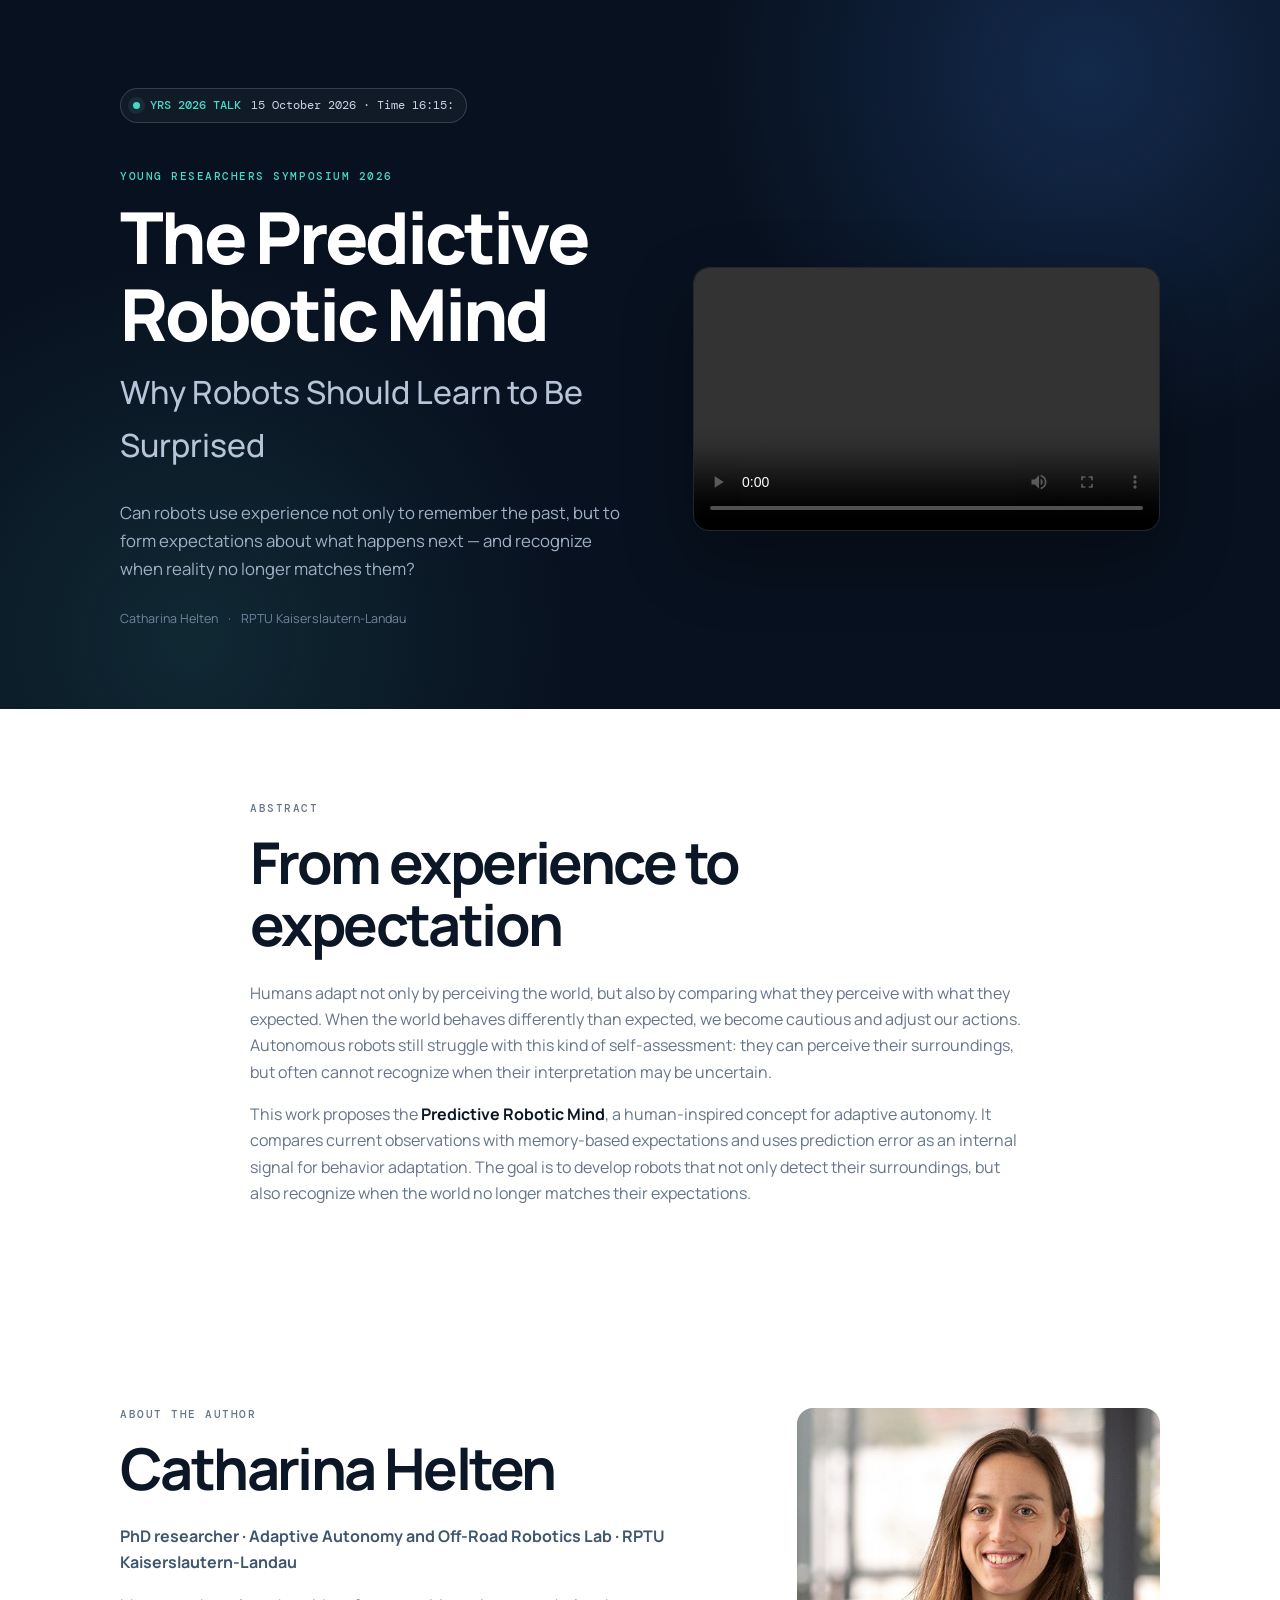
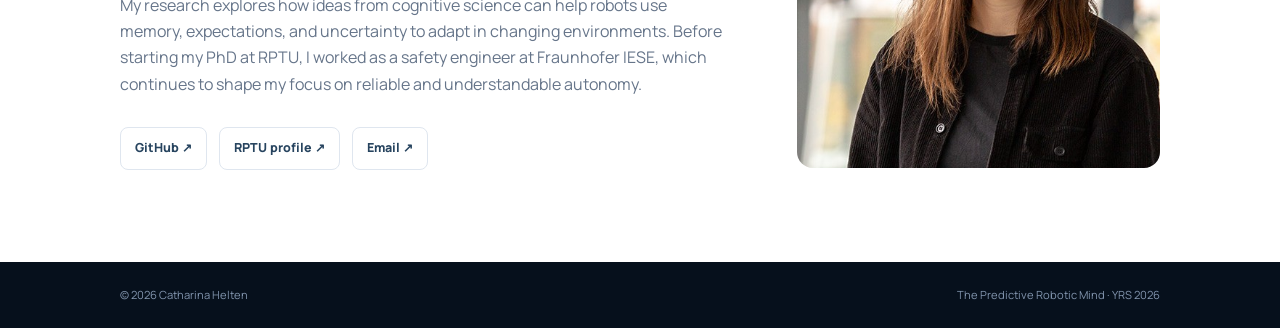
<file: index.html>
<!doctype html>
<html lang="en">
<head>
  <meta charset="utf-8">
  <meta name="viewport" content="width=device-width, initial-scale=1">
  <meta name="description" content="The Predictive Robotic Mind — Young Researchers Symposium 2026">
  <meta name="theme-color" content="#08111f">
  <title>The Predictive Robotic Mind | YRS 2026</title>
  <link rel="stylesheet" href="styles.css">
</head>
<body>
  <main>

    <section class="hero">
      <div class="container">
        <div class="talk-badge">
          <span class="dot"></span>
          <strong>YRS 2026 TALK</strong>
          <span>15 October 2026 · Time 16:15: </span>
        </div>

        <div class="hero-grid">
          <div class="hero-copy">
            <p class="eyebrow">Young Researchers Symposium 2026</p>
            <h1>The Predictive Robotic Mind</h1>
            <p class="subtitle">Why Robots Should Learn to Be Surprised</p>

            <p class="hero-text">
              Can robots use experience not only to remember the past, but to form expectations about what happens next — and recognize when reality no longer matches them?
            </p>

            <div class="hero-meta">
              <span>Catharina Helten</span>
              <span>·</span>
              <span>RPTU Kaiserslautern-Landau</span>
            </div>
          </div>

          <div class="hero-video">
            <!-- Replace demo.mp4 with your final Go2 demo video -->
            <video controls playsinline preload="metadata">
              <source src="demo.mp4" type="video/mp4">
              Your browser does not support the video tag.
            </video>
          </div>
        </div>
      </div>
    </section>

    <section class="section">
      <div class="container narrow">
        <p class="section-kicker">Abstract</p>
        <h2>From experience to expectation</h2>
        <p>
          Humans adapt not only by perceiving the world, but also by comparing what they perceive with what they expected. When the world behaves differently than expected, we become cautious and adjust our actions. Autonomous robots still struggle with this kind of self-assessment: they can perceive their surroundings, but often cannot recognize when their interpretation may be uncertain.
        </p>
        <p>
          This work proposes the <strong>Predictive Robotic Mind</strong>, a human-inspired concept for adaptive autonomy. It compares current observations with memory-based expectations and uses prediction error as an internal signal for behavior adaptation. The goal is to develop robots that not only detect their surroundings, but also recognize when the world no longer matches their expectations.
        </p>
      </div>
    </section>

    <section class="section">
      <div class="container author-grid">
        <div>
          <p class="section-kicker">About the author</p>
          <h2>Catharina Helten</h2>
          <p class="author-role">PhD researcher · Adaptive Autonomy and Off-Road Robotics Lab · RPTU Kaiserslautern-Landau</p>
          <p>
            My research explores how ideas from cognitive science can help robots use memory, expectations, and uncertainty to adapt in changing environments. Before starting my PhD at RPTU, I worked as a safety engineer at Fraunhofer IESE, which continues to shape my focus on reliable and understandable autonomy.
          </p>
          <div class="links">
            <a href="https://github.com/CatharinaHelt" target="_blank" rel="noreferrer">GitHub ↗</a>
            <a href="https://aor.cs.rptu.de/m-sc-catharina-helten/" target="_blank" rel="noreferrer">RPTU profile ↗</a>
            <a href="mailto:catharina.helten@cs.rptu.de">Email ↗</a>
          </div>
        </div>

        <div class="photo-frame">
          <img src="catharina.jpeg" alt="Catharina Helten" onerror="this.style.display='none'; this.parentElement.classList.add('photo-missing');">
          <span class="photo-fallback">CH</span>
        </div>
      </div>
    </section>

  </main>

  <footer>
    <div class="container footer-wrap">
      <span>© 2026 Catharina Helten</span>
      <span>The Predictive Robotic Mind · YRS 2026</span>
    </div>
  </footer>
</body>
</html>
</file>
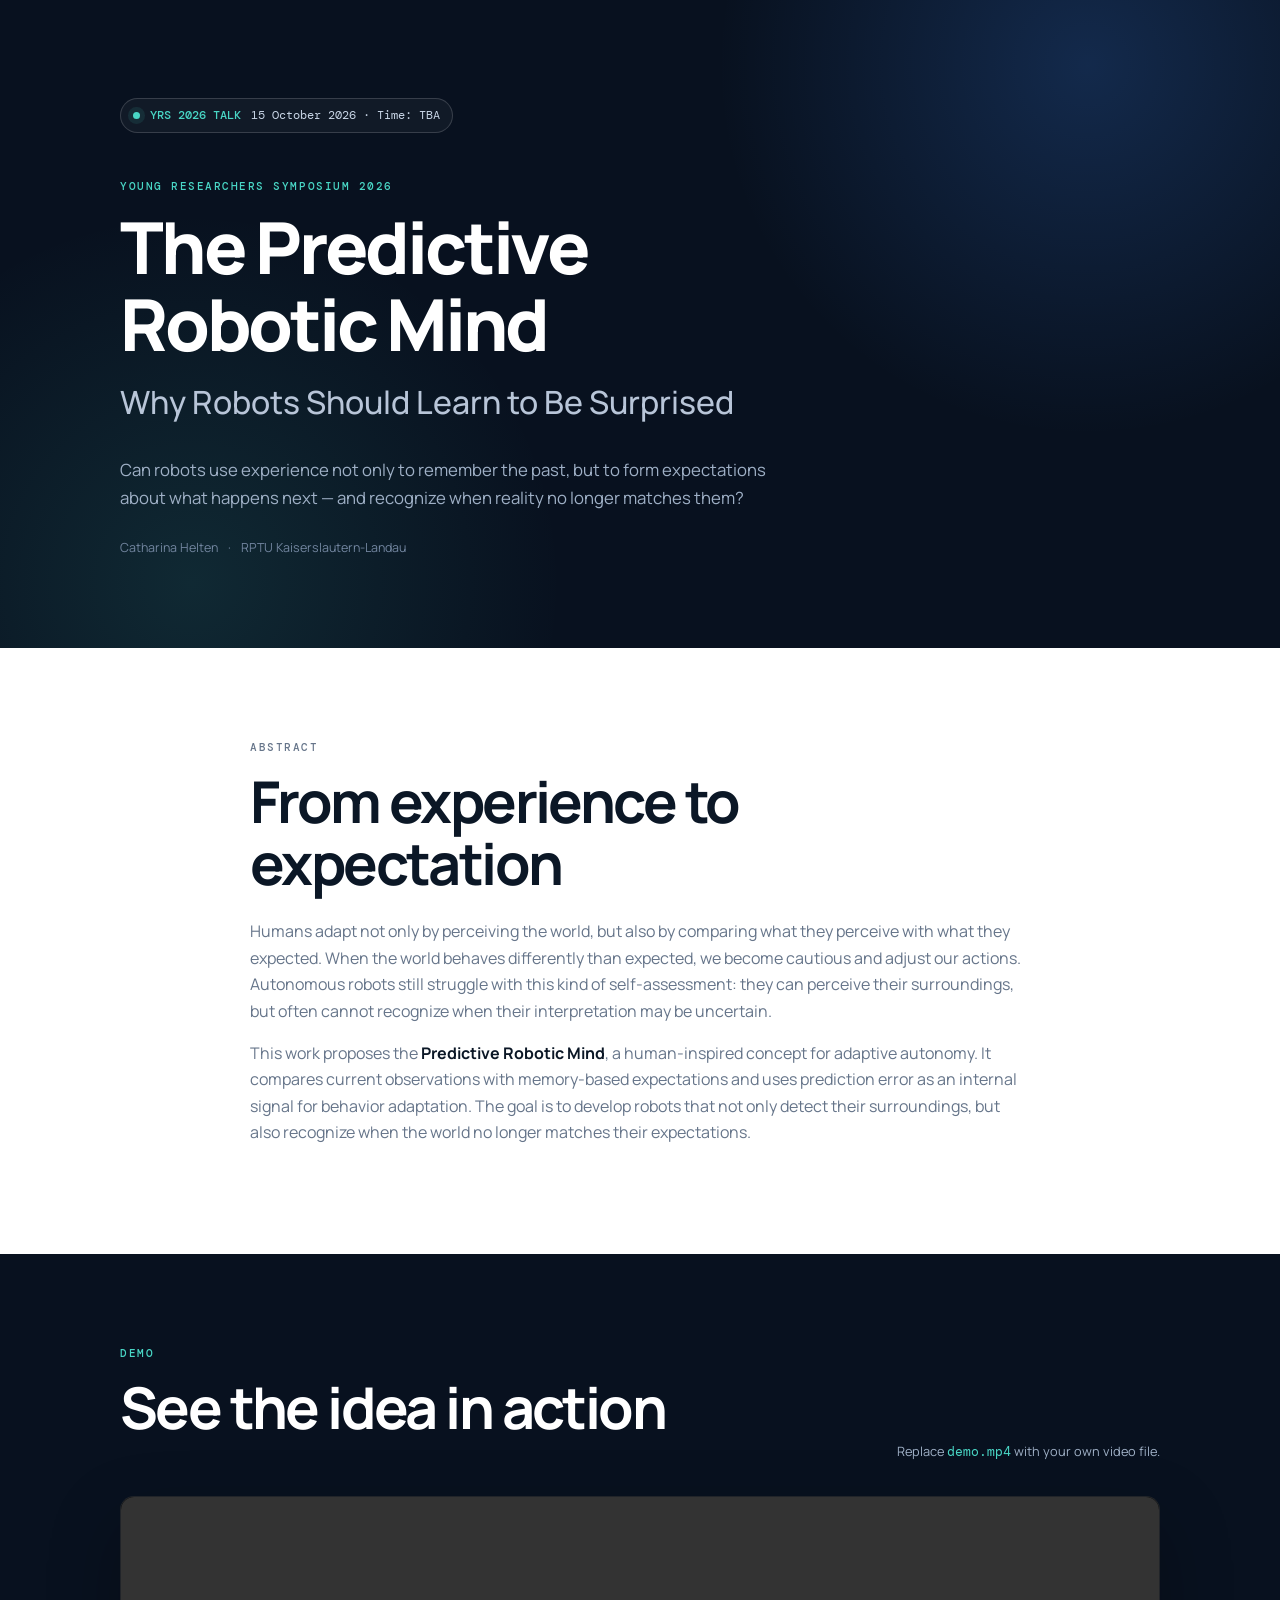
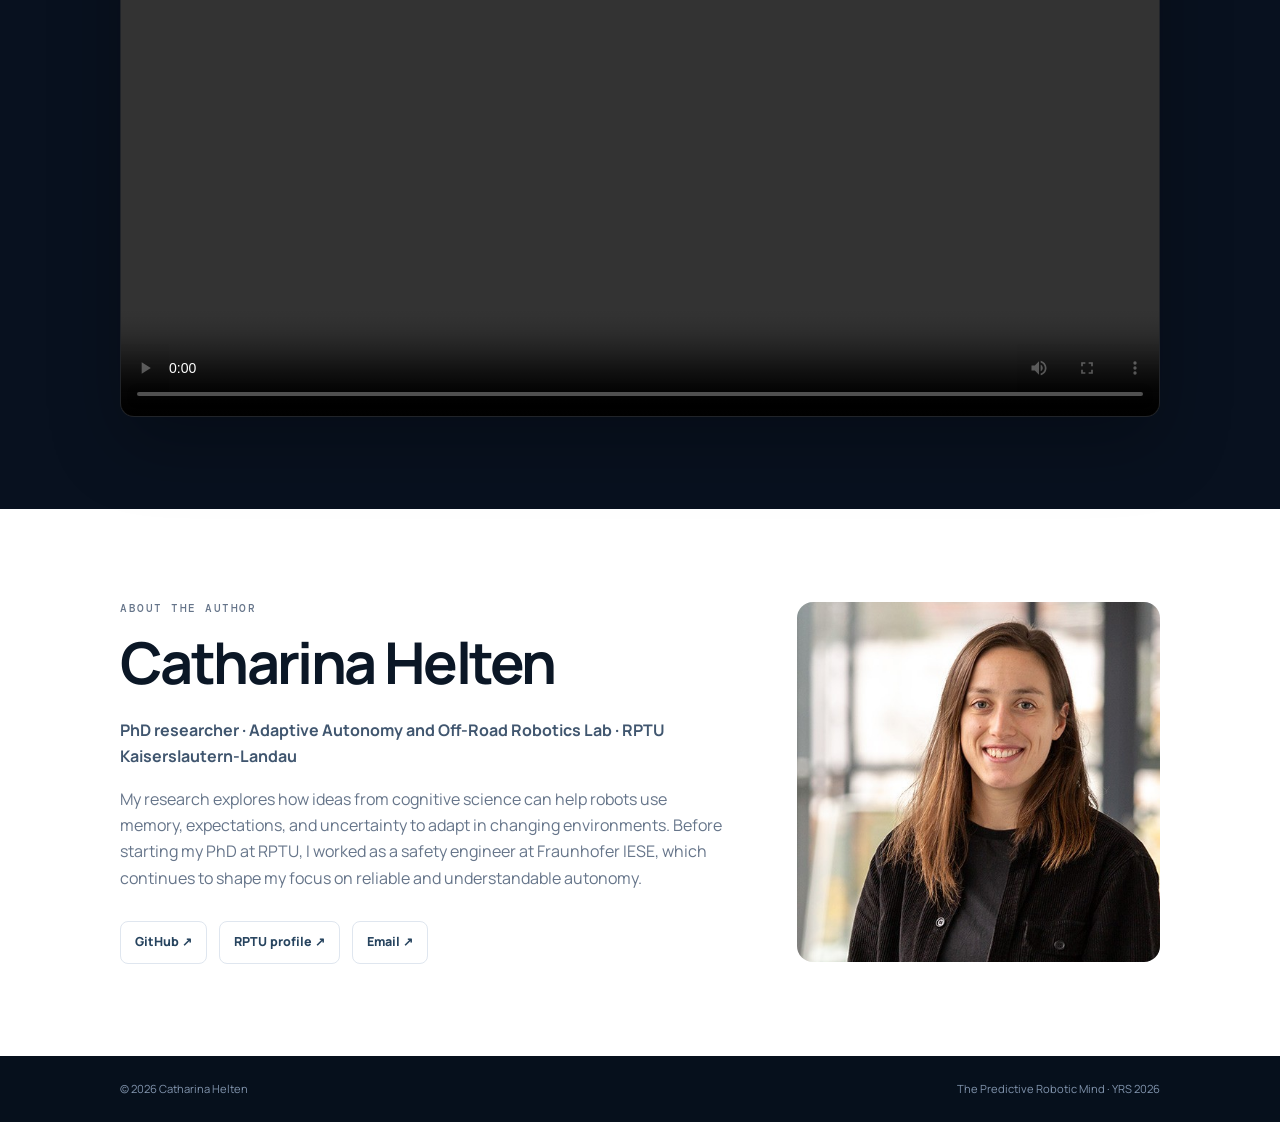
<file: index (1).html>
<!doctype html>
<html lang="en">
<head>
  <meta charset="utf-8">
  <meta name="viewport" content="width=device-width, initial-scale=1">
  <meta name="description" content="The Predictive Robotic Mind — Young Researchers Symposium 2026">
  <meta name="theme-color" content="#08111f">
  <title>The Predictive Robotic Mind | YRS 2026</title>
  <link rel="stylesheet" href="styles.css">
</head>
<body>
  <main>

    <section class="hero">
      <div class="container">
        <div class="talk-badge">
          <span class="dot"></span>
          <strong>YRS 2026 TALK</strong>
          <span>15 October 2026 · Time: TBA</span>
        </div>

        <p class="eyebrow">Young Researchers Symposium 2026</p>
        <h1>The Predictive Robotic Mind</h1>
        <p class="subtitle">Why Robots Should Learn to Be Surprised</p>

        <p class="hero-text">
          Can robots use experience not only to remember the past, but to form expectations about what happens next — and recognize when reality no longer matches them?
        </p>

        <div class="hero-meta">
          <span>Catharina Helten</span>
          <span>·</span>
          <span>RPTU Kaiserslautern-Landau</span>
        </div>
      </div>
    </section>

    <section class="section">
      <div class="container narrow">
        <p class="section-kicker">Abstract</p>
        <h2>From experience to expectation</h2>
        <p>
          Humans adapt not only by perceiving the world, but also by comparing what they perceive with what they expected. When the world behaves differently than expected, we become cautious and adjust our actions. Autonomous robots still struggle with this kind of self-assessment: they can perceive their surroundings, but often cannot recognize when their interpretation may be uncertain.
        </p>
        <p>
          This work proposes the <strong>Predictive Robotic Mind</strong>, a human-inspired concept for adaptive autonomy. It compares current observations with memory-based expectations and uses prediction error as an internal signal for behavior adaptation. The goal is to develop robots that not only detect their surroundings, but also recognize when the world no longer matches their expectations.
        </p>
      </div>
    </section>

    <section class="section section-dark">
      <div class="container">
        <div class="section-heading">
          <div>
            <p class="section-kicker">Demo</p>
            <h2>See the idea in action</h2>
          </div>
          <p class="section-note">Replace <code>demo.mp4</code> with your own video file.</p>
        </div>

        <div class="video-wrap">
          <video controls playsinline preload="metadata">
            <source src="demo.mp4" type="video/mp4">
            Your browser does not support the video tag.
          </video>
        </div>
      </div>
    </section>

    <section class="section">
      <div class="container author-grid">
        <div>
          <p class="section-kicker">About the author</p>
          <h2>Catharina Helten</h2>
          <p class="author-role">PhD researcher · Adaptive Autonomy and Off-Road Robotics Lab · RPTU Kaiserslautern-Landau</p>
          <p>
            My research explores how ideas from cognitive science can help robots use memory, expectations, and uncertainty to adapt in changing environments. Before starting my PhD at RPTU, I worked as a safety engineer at Fraunhofer IESE, which continues to shape my focus on reliable and understandable autonomy.
          </p>
          <div class="links">
            <a href="https://github.com/CatharinaHelt" target="_blank" rel="noreferrer">GitHub ↗</a>
            <a href="https://aor.cs.rptu.de/m-sc-catharina-helten/" target="_blank" rel="noreferrer">RPTU profile ↗</a>
            <a href="mailto:catharina.helten@cs.rptu.de">Email ↗</a>
          </div>
        </div>

        <div class="photo-frame">
          <img src="catharina.jpeg" alt="Catharina Helten" onerror="this.style.display='none'; this.parentElement.classList.add('photo-missing');">
          <span class="photo-fallback">CH</span>
        </div>
      </div>
    </section>

  </main>

  <footer>
    <div class="container footer-wrap">
      <span>© 2026 Catharina Helten</span>
      <span>The Predictive Robotic Mind · YRS 2026</span>
    </div>
  </footer>
</body>
</html>
</file>
<file: styles.css>
@import url('https://fonts.googleapis.com/css2?family=DM+Mono:wght@400;500&family=Manrope:wght@400;500;600;700;800&display=swap');

:root {
  --navy: #08111f;
  --ink: #0b1726;
  --blue: #3f8cff;
  --cyan: #49d7c6;
  --paper: #f7f9fc;
  --muted: #66758a;
  --line: #dfe6ef;
  --white: #ffffff;
}

* { box-sizing: border-box; }
html { scroll-behavior: smooth; }
body {
  margin: 0;
  color: var(--ink);
  background: var(--white);
  font-family: 'Manrope', Arial, sans-serif;
  line-height: 1.65;
}

.container {
  width: min(1040px, calc(100% - 40px));
  margin: 0 auto;
}
.narrow { max-width: 780px; }

.hero {
  min-height: 72vh;
  display: flex;
  align-items: center;
  position: relative;
  overflow: hidden;
  padding: 88px 0 80px;
  color: var(--white);
  background:
    radial-gradient(circle at 85% 10%, rgba(63,140,255,.20), transparent 30%),
    radial-gradient(circle at 15% 90%, rgba(73,215,198,.12), transparent 30%),
    var(--navy);
}


.hero-grid {
  display: grid;
  grid-template-columns: minmax(0, 1.05fr) minmax(360px, .95fr);
  gap: 56px;
  align-items: center;
}

.hero-copy { min-width: 0; }

.hero-video {
  overflow: hidden;
  border: 1px solid rgba(255,255,255,.13);
  border-radius: 16px;
  background: #02060b;
  box-shadow: 0 28px 70px rgba(0,0,0,.30);
}

.hero-video video {
  display: block;
  width: 100%;
  aspect-ratio: 16 / 9;
  object-fit: cover;
  background: #000;
}

.talk-badge {
  display: inline-flex;
  flex-wrap: wrap;
  align-items: center;
  gap: 10px;
  margin-bottom: 46px;
  padding: 9px 12px;
  border: 1px solid rgba(255,255,255,.16);
  border-radius: 999px;
  color: #c9d6e7;
  background: rgba(255,255,255,.04);
  font: .72rem 'DM Mono', monospace;
}
.talk-badge strong { color: var(--cyan); font-weight: 500; }
.dot {
  width: 7px;
  height: 7px;
  border-radius: 50%;
  background: var(--cyan);
  box-shadow: 0 0 0 5px rgba(73,215,198,.10);
}

.eyebrow,
.section-kicker {
  margin: 0 0 16px;
  color: #5f86b4;
  text-transform: uppercase;
  letter-spacing: .14em;
  font: 500 .68rem 'DM Mono', monospace;
}

.hero .eyebrow { color: var(--cyan); }

h1, h2, p { margin-top: 0; }
h1, h2 { line-height: 1.08; letter-spacing: -.045em; }

h1 {
  max-width: 650px;
  margin-bottom: 12px;
  font-size: clamp(2.8rem, 5.6vw, 5.4rem);
  font-weight: 800;
}

.subtitle {
  margin-bottom: 28px;
  color: #b8c5d8;
  font-size: clamp(1.3rem, 3vw, 2rem);
  font-weight: 500;
}

.hero-text {
  max-width: 650px;
  margin-bottom: 26px;
  color: #9fb0c6;
  font-size: 1.05rem;
}

.hero-meta {
  display: flex;
  flex-wrap: wrap;
  gap: 10px;
  color: #72859f;
  font-size: .78rem;
}

.section { padding: 92px 0; }
.section-dark { color: white; background: var(--navy); }

.section h2 {
  margin-bottom: 24px;
  font-size: clamp(2rem, 5vw, 3.6rem);
}

.section p { color: var(--muted); }
.section strong { color: var(--ink); }
.section-dark p { color: #9fb0c6; }
.section-dark .section-kicker { color: var(--cyan); }

.section-heading {
  display: flex;
  align-items: end;
  justify-content: space-between;
  gap: 30px;
  margin-bottom: 34px;
}

.section-note {
  max-width: 360px;
  margin: 0;
  font-size: .8rem;
}
code {
  color: var(--cyan);
  font-family: 'DM Mono', monospace;
}

.video-wrap {
  overflow: hidden;
  border: 1px solid rgba(255,255,255,.12);
  border-radius: 14px;
  background: #02060b;
  box-shadow: 0 28px 70px rgba(0,0,0,.26);
}
.video-wrap video {
  display: block;
  width: 100%;
  max-height: 640px;
  background: #000;
}

.author-grid {
  display: grid;
  grid-template-columns: 1.25fr .75fr;
  gap: 72px;
  align-items: center;
}
.author-role {
  color: #40566f !important;
  font-weight: 700;
}
.links {
  display: flex;
  flex-wrap: wrap;
  gap: 12px;
  margin-top: 30px;
}
.links a {
  padding: 10px 14px;
  border: 1px solid var(--line);
  border-radius: 8px;
  color: #27445f;
  text-decoration: none;
  font-size: .78rem;
  font-weight: 800;
}
.links a:hover { border-color: #9eb2c8; background: var(--paper); }

.photo-frame {
  position: relative;
  min-height: 360px;
  overflow: hidden;
  border-radius: 16px;
  background: linear-gradient(145deg, #17354a, #0b1a2b);
}
.photo-frame img {
  width: 100%;
  height: 360px;
  display: block;
  object-fit: cover;
}
.photo-fallback {
  display: none;
  position: absolute;
  inset: 0;
  place-items: center;
  color: #dce7f3;
  font-size: 4.2rem;
  font-weight: 800;
}
.photo-missing .photo-fallback { display: grid; }

footer {
  padding: 24px 0;
  color: #8194ad;
  background: #06101c;
  font-size: .7rem;
}
.footer-wrap {
  display: flex;
  justify-content: space-between;
  gap: 20px;
}

@media (max-width: 900px) {
  .hero-grid { grid-template-columns: 1fr; gap: 38px; }
  .hero-video { max-width: 720px; }
}

@media (max-width: 760px) {
  .hero { min-height: auto; padding: 66px 0 58px; }
  .talk-badge { margin-bottom: 34px; border-radius: 16px; }
  .section { padding: 70px 0; }
  .section-heading, .footer-wrap { align-items: flex-start; flex-direction: column; }
  .author-grid { grid-template-columns: 1fr; gap: 38px; }
  .photo-frame, .photo-frame img { height: 320px; min-height: 0; }
}
</file>
